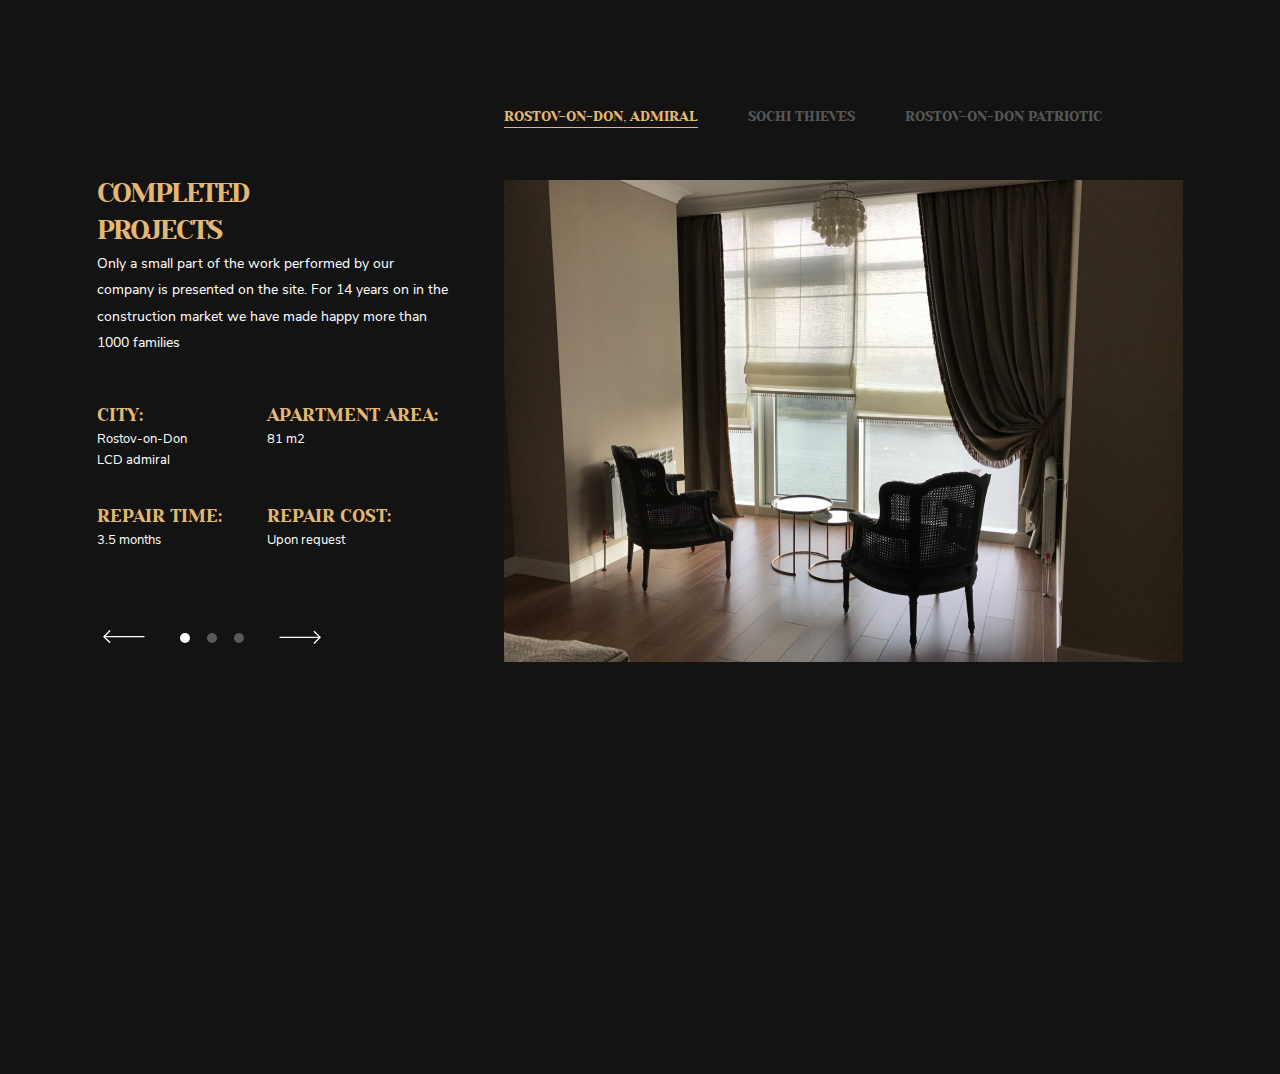
<file: index.html>
<!DOCTYPE html>
<html lang="en">

<head>
    <meta charset="UTF-8">
    <meta http-equiv="X-UA-Compatible" content="IE=edge">
    <meta name="viewport" content="width=device-width, initial-scale=1.0">
    <title>Document</title>
    <link rel="stylesheet" href="css/style.css">
    <script src="js/script.js" defer></script>
</head>

<body>
    <section class="main-projects">
        <div class="container main-projects__content">
            <div class="main-project__top">
                <h2 id="projects" class="main-projects__h2">Completed<br> projects</h2>
                <p class="main-projects__p">Only a small part of the work performed by our company is presented on
                    the site. For 14 years on in the construction
                    market we have made happy more than 1000 families</p>
            </div>
            <div class="main-projects__left">

                <div class="main-projects__container">
                    <div class="main-projects__block">
                        <h3 class="main-projects__h3">City:</h3>

                    </div>
                    <div class="main-projects__block">
                        <h3 class="main-projects__h3">apartment area:</h3>

                    </div>
                    <div class="main-projects__block">
                        <h3 class="main-projects__h3">Repair time:</h3>

                    </div>
                    <div class="main-projects__block">
                        <h3 class="main-projects__h3">Repair Cost:</h3>

                    </div>
                </div>
                <div class="main-projects__slider-nav">
                    <button class="slider__arrows left">
                        <svg class="arrow-left" width="42" height="14" viewBox="0 0 42 14" fill="none"
                            xmlns="http://www.w3.org/2000/svg">
                            <path fill-rule="evenodd" clip-rule="evenodd"
                                d="M6.63807 13.2761L2.29917e-05 6.63808L6.63807 3.80641e-05L7.58563 0.947606L1.89516 6.63808L7.58563 12.3286L6.63807 13.2761Z">
                            </path>
                            <path fill-rule="evenodd" clip-rule="evenodd"
                                d="M0.947579 5.96828L41.4556 5.96829L41.4556 7.30835L0.947578 7.30834L0.947579 5.96828Z">
                            </path>
                        </svg>
                    </button>

                    <div class="slider__dots"></div>
                    <button class="slider__arrows right">
                        <svg class="arrow-right" width="42" height="14" viewBox="0 0 42 14" fill="none"
                            xmlns="http://www.w3.org/2000/svg">
                            <path fill-rule="evenodd" clip-rule="evenodd"
                                d="M6.63807 13.2761L2.29917e-05 6.63808L6.63807 3.80641e-05L7.58563 0.947606L1.89516 6.63808L7.58563 12.3286L6.63807 13.2761Z">
                            </path>
                            <path fill-rule="evenodd" clip-rule="evenodd"
                                d="M0.947579 5.96828L41.4556 5.96829L41.4556 7.30835L0.947578 7.30834L0.947579 5.96828Z">
                            </path>
                        </svg>
                    </button>
                </div>

            </div>

            <div class="main-projects__right">
                <nav class="main-projects__nav">

                </nav>

                <div class="main-projects-slider__images">

                </div>
            </div>
        </div>
    </section>
</body>

</html>
</file>
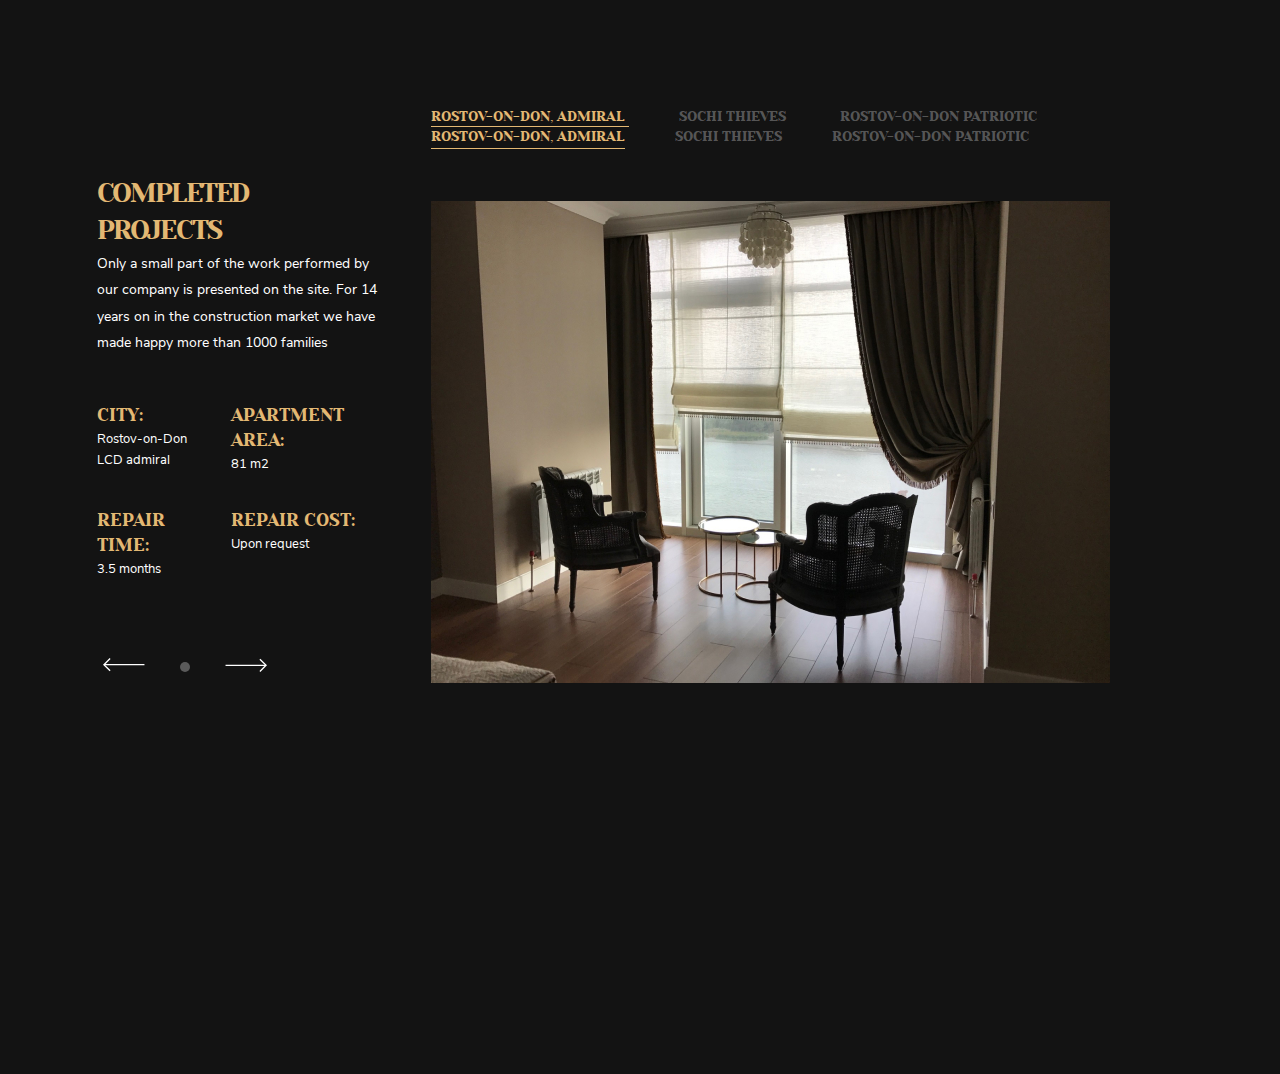
<file: imdex.html>
<!DOCTYPE html>
<html lang="en">

<head>
    <meta charset="UTF-8">
    <meta http-equiv="X-UA-Compatible" content="IE=edge">
    <meta name="viewport" content="width=device-width, initial-scale=1.0">
    <title>Document</title>
    <link rel="stylesheet" href="css/style.css">
    <script src="js/script.js" defer></script>
</head>

<body>
    <section class="main-projects">
        <div class="container main-projects__content">
            <div class="main-project__top">
                <h2 id="projects" class="main-projects__h2">Completed<br> projects</h2>
                <p class="main-projects__p">Only a small part of the work performed by our company is presented on
                    the site. For 14 years on in the construction
                    market we have made happy more than 1000 families</p>
            </div>
            <div class="main-projects__left">

                <div class="main-projects__container">
                    <div class="main-projects__block">
                        <h3 class="main-projects__h3">City:</h3>
                        <span class="main-projects__text">Rostov-on-Don<br>
                            LCD admiral</span>
                    </div>
                    <div class="main-projects__block">
                        <h3 class="main-projects__h3">apartment area:</h3>
                        <span class="main-projects__text">81 m2</span>
                    </div>
                    <div class="main-projects__block">
                        <h3 class="main-projects__h3">Repair time:</h3>
                        <span class="main-projects__text">3.5 months</span>
                    </div>
                    <div class="main-projects__block">
                        <h3 class="main-projects__h3">Repair Cost:</h3>
                        <span class="main-projects__text">Upon request</span>
                    </div>
                </div>
                <div class="main-projects__slider-nav">
                    <button class="slider__arrows left">
                        <svg class="arrow-left" width="42" height="14" viewBox="0 0 42 14" fill="none"
                            xmlns="http://www.w3.org/2000/svg">
                            <path fill-rule="evenodd" clip-rule="evenodd"
                                d="M6.63807 13.2761L2.29917e-05 6.63808L6.63807 3.80641e-05L7.58563 0.947606L1.89516 6.63808L7.58563 12.3286L6.63807 13.2761Z">
                            </path>
                            <path fill-rule="evenodd" clip-rule="evenodd"
                                d="M0.947579 5.96828L41.4556 5.96829L41.4556 7.30835L0.947578 7.30834L0.947579 5.96828Z">
                            </path>
                        </svg>
                    </button>
                    <!--
                    <button class="dots active-button"></button>
                    <button class="dots"></button>
                    <button class="dots"></button>
                    -->
                    <div class="dots"></div>
                    <button class="slider__arrows right">
                        <svg class="arrow-right" width="42" height="14" viewBox="0 0 42 14" fill="none"
                            xmlns="http://www.w3.org/2000/svg">
                            <path fill-rule="evenodd" clip-rule="evenodd"
                                d="M6.63807 13.2761L2.29917e-05 6.63808L6.63807 3.80641e-05L7.58563 0.947606L1.89516 6.63808L7.58563 12.3286L6.63807 13.2761Z">
                            </path>
                            <path fill-rule="evenodd" clip-rule="evenodd"
                                d="M0.947579 5.96828L41.4556 5.96829L41.4556 7.30835L0.947578 7.30834L0.947579 5.96828Z">
                            </path>
                        </svg>
                    </button>
                </div>

            </div>

            <div class="main-projects__right">
                <nav class="main-projects__nav">
                    <a href="#" class="main-projects__link active" title="Rostov-on-Don, Admiral">
                        Rostov-on-Don, Admiral
                    </a>
                    <a href="#" class="main-projects__link" title="Sochi Thieves">
                        Sochi Thieves
                    </a>
                    <a href="#" class="main-projects__link" title="Rostov-on-Don Patriotic">
                        Rostov-on-Don Patriotic
                    </a>
                </nav>

                <div class="main-projects-slider__images">

                </div>
            </div>
        </div>
    </section>
</body>

</html>
</file>
<file: css/style.css>
@font-face{font-family:'nunitosans';src:url('../fonts/nunitosans-regular-webfont.woff2') format('woff2'),url('../fonts/nunitosans-regular-webfont.woff') format('woff'),url('../fonts/nunitosans-regular-webfont.ttf') format('truetype');font-weight:400;font-style:normal}@font-face{font-family:'nunitosans-italic';src:url('../fonts/nunitosans-italic-webfont.woff2') format('woff2'),url('../fonts/nunitosans-italic-webfont.woff') format('woff'),url('../fonts/nunitosans-italic-webfont.ttf') format('truetype');font-weight:400;font-style:normal}@font-face{font-family:'yesevaone';src:url('../fonts/yesevaone-regular_v2-webfont.woff2') format('woff2'),url('../fonts/yesevaone-regular_v2-webfont.woff') format('woff'),url('../fonts/yesevaone-regular_v2-webfont.ttf') format('truetype');font-weight:400;font-style:normal}*{-webkit-box-sizing:border-box;box-sizing:border-box;margin:0}.slider__arrows{background:none;border:none;cursor:pointer}.arrow-left,.arrow-right{fill:#fff}.slider__arrows .arrow-left:hover,.slider__arrows .arrow-right:hover{fill:rgba(255,255,255,0.3)}.arrow-right{-webkit-transform:rotate(180deg);transform:rotate(180deg)}.dots{display:inline-block;width:10px;height:10px;border-radius:100%;background-color:rgba(255,255,255,0.3);cursor:pointer;border:none;padding:0}.dots:hover{background-color:#fff}.active-button{background-color:#fff}.main-projects__slider-nav>button:not(:last-child){margin-right:17px}.main-projects__slider-nav button:nth-last-child(2){margin-right:0}.main-projects__slider-nav button:first-child{margin-right:29px}.main-projects__slider-nav button:last-child{margin-left:29px}.main-projects__p{font-family:"nunitosans",sans-serif;font-weight:400;font-style:normal;color:#fff;font-size:14px;line-height:190.96%}.main-projects__text{font-family:"nunitosans",sans-serif;font-weight:400;font-style:normal;color:#fff;font-size:13px;line-height:163.68%}.main-projects__h2{font-family:"yesevaone",sans-serif;font-weight:400;font-style:normal;color:#e3b873;line-height:138.6%;text-transform:uppercase;font-size:27px;letter-spacing:-1.89px;margin:0;padding-top:176px}.main-projects__h3{font-family:"yesevaone",sans-serif;font-weight:400;font-style:normal;color:#e3b873;line-height:138.6%;text-transform:uppercase;font-size:18px}.main-projects__link.active{margin-right:50px;font-family:"yesevaone",sans-serif;font-weight:400;font-style:normal;color:#e3b873;line-height:138.6%;text-transform:uppercase;font-size:14px;border-bottom:1px solid #e3b873;text-decoration:none}.main-projects__link.active:hover{color:#ebce9d;border-bottom:1px solid #ebce9d}.main-projects__link{background:none;border:none;margin-right:50px;font-family:"yesevaone",sans-serif;font-weight:400;font-style:normal;color:rgba(255,255,255,0.3);line-height:138.6%;text-transform:uppercase;font-size:14px;text-decoration:none;white-space:nowrap;-webkit-transition:color .4s ease-in-out;transition:color .4s ease-in-out;padding:0}.main-projects__link:hover{color:#fff;cursor:pointer}.header-section:not(button){font-family:"nunitosans",sans-serif;font-weight:400;font-style:normal;font-size:11px;line-height:normal}.main-projects__content{display:grid;grid-template-columns:auto auto;grid-template-rows:auto;grid-column-gap:50px}.main-projects__container{display:grid;grid-template-columns:auto auto;grid-template-rows:auto auto;grid-column-gap:29px;grid-row-gap:34px}.main-projects__left{grid-column-start:1;grid-column-end:1;grid-row-start:1;grid-row-end:1;padding-top:404px}.main-project__top{grid-column-start:1;grid-column-end:1;grid-row-start:1;grid-row-end:1}.main-projects__slider-nav{display:-webkit-box;display:-ms-flexbox;display:flex;-webkit-box-orient:horizontal;-webkit-box-direction:normal;-ms-flex-direction:row;flex-direction:row;-webkit-box-align:center;-ms-flex-align:center;align-items:center;height:14px;margin-top:80px}.slider__dots{display:grid;grid-template-columns:auto auto auto;grid-column-gap:17px}.main-projects{height:1074px;background-color:#131313}.main-projects__content{padding-left:42px}.main-projects__nav{padding-top:107px;padding-bottom:52px}.main-projects__right{padding-right:42px}.main-projects-slider__images{width:679px;height:482px;position:relative}.main-projects-slider__images .image{background-size:cover;background-position:center center;position:absolute;opacity:0;top:0;left:0;width:679px;height:482px;-webkit-transition:opacity .8s ease-in-out;transition:opacity .8s ease-in-out}.main-projects-slider__images .image.active{position:absolute;top:0;left:0;opacity:1}.main-projects__slider-nav .slider__dots .dots.active{background-color:#fff}.main-projects__content{background-color:#131313;max-width:1170px;margin:0 auto}
/*# sourceMappingURL=style.css.map */
</file>
